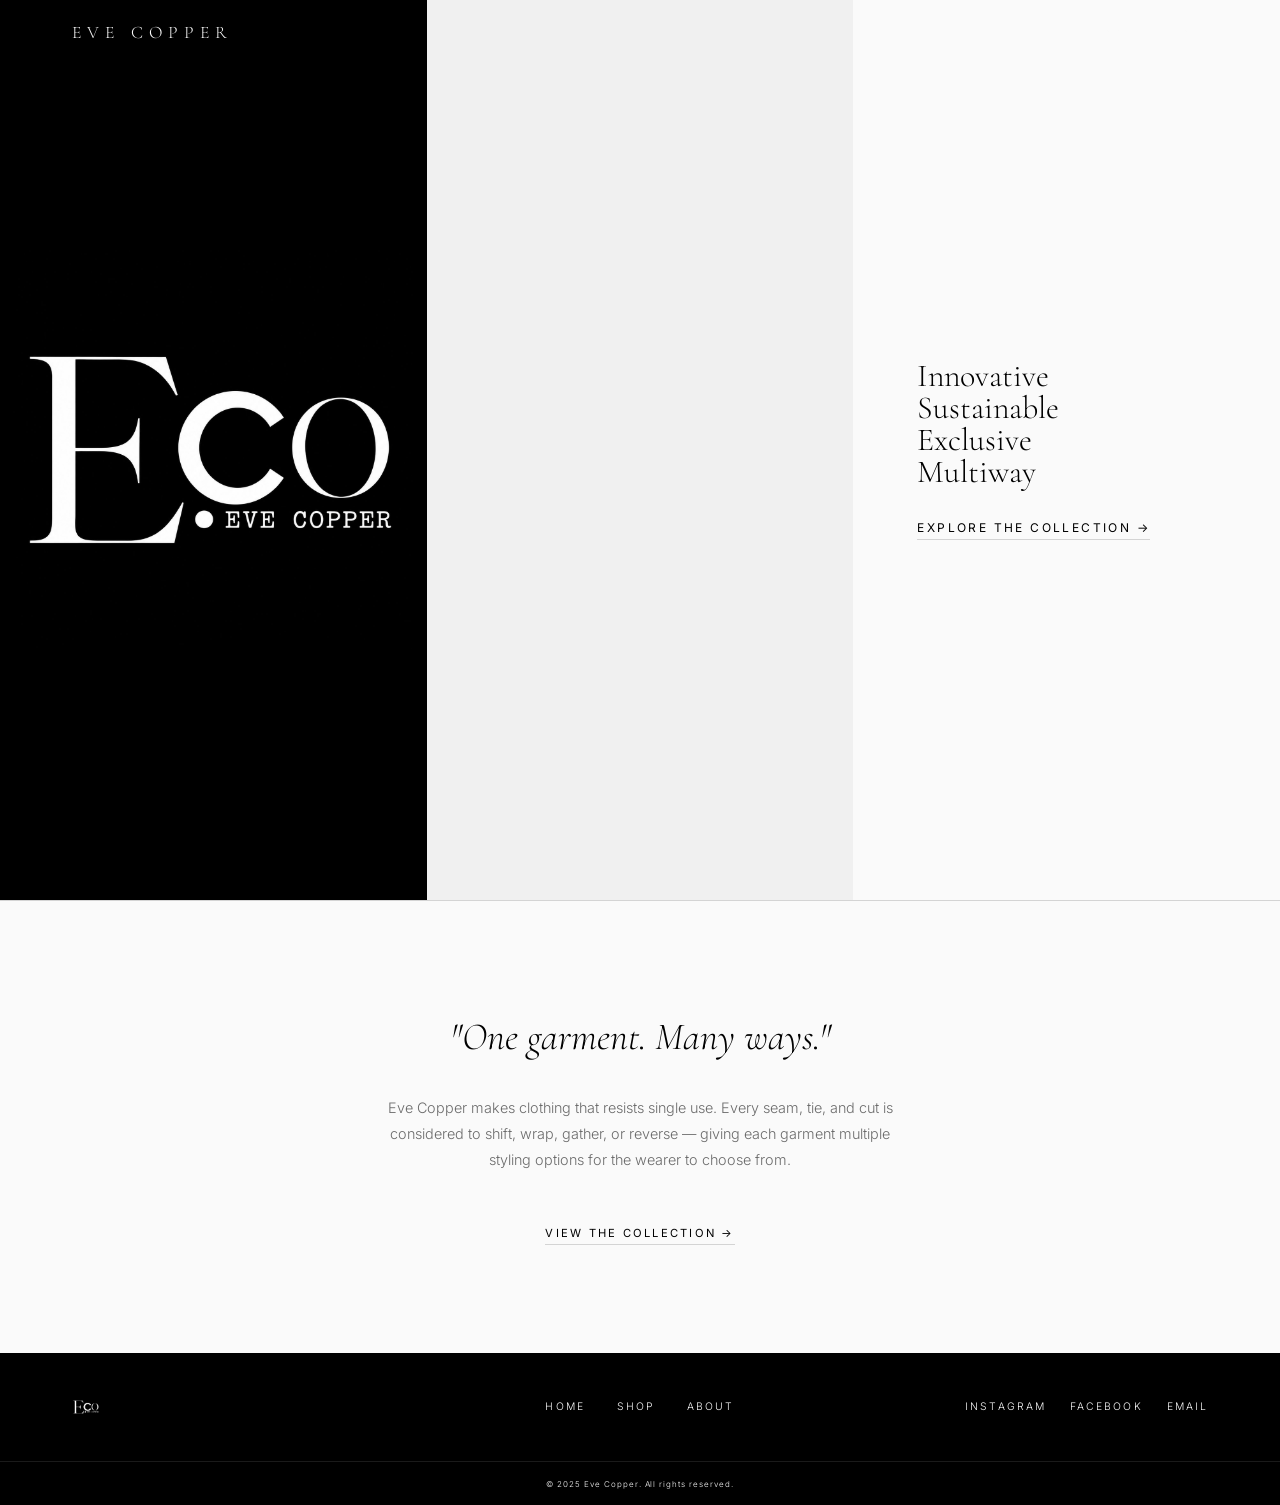
<file: index.html>
<!DOCTYPE html>
<html lang="en">
<head>
  <meta charset="UTF-8">
  <meta name="viewport" content="width=device-width, initial-scale=1.0">
  <meta name="description" content="Eve Copper — Multiwear fashion. Each piece designed to be worn multiple ways.">
  <title>Eve Copper</title>
  <link rel="preconnect" href="https://fonts.googleapis.com">
  <link rel="preconnect" href="https://fonts.gstatic.com" crossorigin>
  <link href="https://fonts.googleapis.com/css2?family=Cormorant+Garamond:ital,wght@0,300;0,400;0,500;1,300;1,400&family=Inter:wght@300;400;500&display=swap" rel="stylesheet">
  <link rel="icon" type="image/svg+xml" href="favicon.svg">
  <link rel="stylesheet" href="css/style.css">
</head>
<body>

  <header>
    <nav class="site-nav site-nav--transparent" aria-label="Main navigation">
      <div class="nav-inner">
        <a href="index.html" class="nav-logo">Eve Copper</a>
        <div class="nav-links">
          <a href="shop.html">Shop</a>
          <a href="about.html">About</a>
        </div>
      </div>
    </nav>
  </header>

  <main>

    <!-- Hero -->
    <section class="hero" aria-label="Hero">
      <div class="hero-image">
        <div class="hero-logo-overlay">
          <img src="images/logo-white.jpg" alt="Eve Copper">
        </div>
      </div>
      <div class="hero-portrait hero-portrait--slideshow" aria-label="Cleo garment collection">
        <img class="hero-portrait-slide" src="images/cat/cleo/IMG_6328.jpeg" alt="Cleo garment look 1" width="900" height="1200">
        <img class="hero-portrait-slide" src="images/cat/cleo/IMG_6303.jpeg" alt="Cleo garment look 2" width="900" height="1200">
        <img class="hero-portrait-slide" src="images/cat/cleo/IMG_6315.jpeg" alt="Cleo garment look 3" width="900" height="1200">
        <img class="hero-portrait-slide" src="images/cat/cleo/IMG_6322.jpeg" alt="Cleo garment look 4" width="900" height="1200">
        <img class="hero-portrait-slide" src="images/cat/cleo/IMG_6324.jpeg" alt="Cleo garment look 5" width="900" height="1200">
        <img class="hero-portrait-slide" src="images/cat/cleo/IMG_6311.jpeg" alt="Cleo garment look 6" width="900" height="1200">
        <img class="hero-portrait-slide" src="images/cat/cleo/IMG_6333.jpeg" alt="Cleo garment look 7" width="900" height="1200">
        <img class="hero-portrait-slide" src="images/cat/cleo/IMG_6346.jpeg" alt="Cleo garment look 8" width="900" height="1200">
        <img class="hero-portrait-slide" src="images/cat/cleo/IMG_6352.jpeg" alt="Cleo garment look 9" width="900" height="1200">
      </div>
      <div class="hero-text">
        <h1 class="hero-title">Innovative<br>Sustainable<br>Exclusive<br>Multiway</h1>
        <a href="shop.html" class="hero-cta">Explore the Collection →</a>
      </div>
    </section>

    <!-- Concept -->
    <section class="concept-section">
      <blockquote class="concept-quote">"One garment. Many ways."</blockquote>
      <p class="concept-body">Eve Copper makes clothing that resists single use. Every seam, tie, and cut is considered to shift, wrap, gather, or reverse — giving each garment multiple styling options for the wearer to choose from.</p>
      <a href="shop.html" class="concept-link">View the Collection →</a>
    </section>

  </main>

  <footer class="site-footer">
    <div class="footer-inner">
      <a href="index.html" class="footer-brand">
        <img src="images/logo-white.jpg" alt="Eve Copper">
      </a>
      <nav class="footer-nav" aria-label="Footer navigation">
        <a href="index.html">Home</a>
        <a href="shop.html">Shop</a>
        <a href="about.html">About</a>
      </nav>
      <nav class="footer-social" aria-label="Social and contact links">
        <a href="https://instagram.com/evecopper" target="_blank" rel="noopener noreferrer">Instagram</a>
        <a href="https://www.facebook.com/evecopper.co.uk" target="_blank" rel="noopener noreferrer">Facebook</a>
        <a href="mailto:evecopperjones@gmail.com">Email</a>
      </nav>
    </div>
    <div class="footer-legal">
      <small>© 2025 Eve Copper. All rights reserved.</small>
    </div>
  </footer>

</body>
</html>
</file>
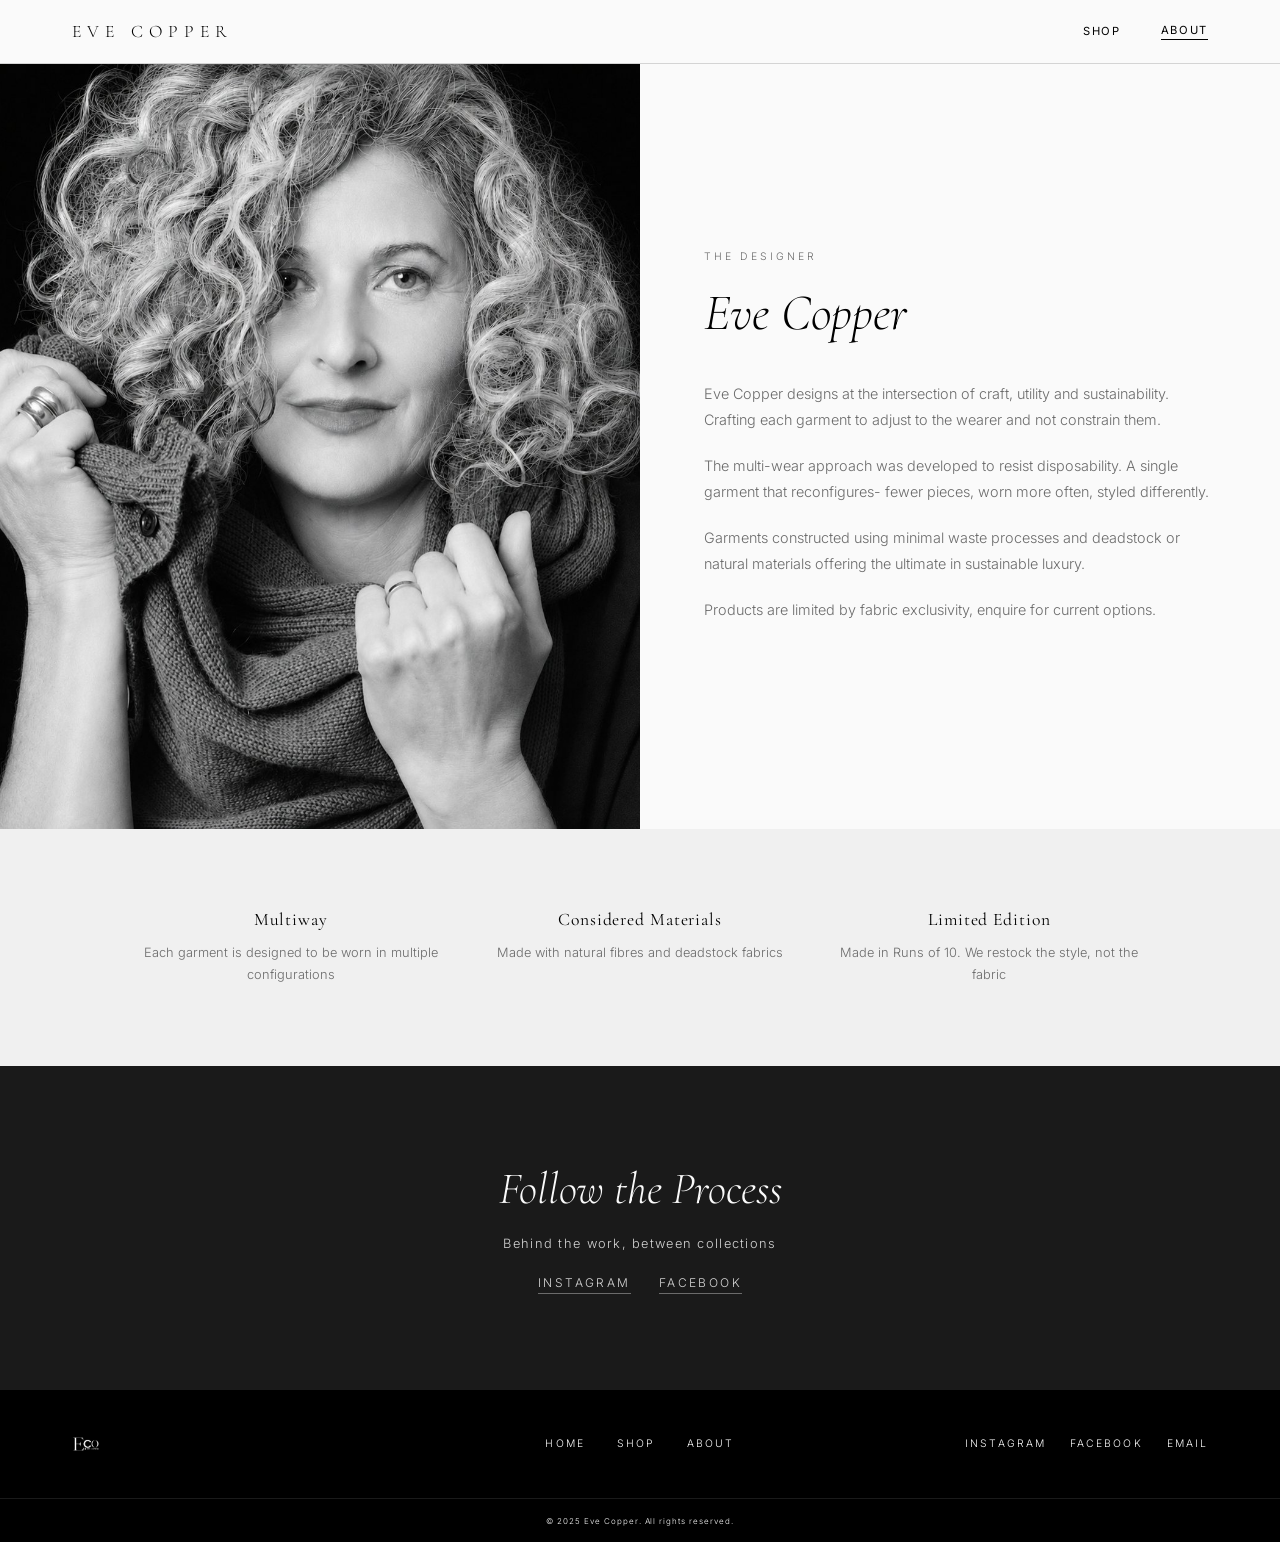
<file: about.html>
<!DOCTYPE html>
<html lang="en">
<head>
  <meta charset="UTF-8">
  <meta name="viewport" content="width=device-width, initial-scale=1.0">
  <meta name="description" content="About Eve Copper — the designer behind the multiwear label.">
  <title>About — Eve Copper</title>
  <link rel="preconnect" href="https://fonts.googleapis.com">
  <link rel="preconnect" href="https://fonts.gstatic.com" crossorigin>
  <link href="https://fonts.googleapis.com/css2?family=Cormorant+Garamond:ital,wght@0,300;0,400;0,500;1,300;1,400&family=Inter:wght@300;400;500&display=swap" rel="stylesheet">
  <link rel="icon" type="image/svg+xml" href="favicon.svg">
  <link rel="stylesheet" href="css/style.css">
</head>
<body>

  <header>
    <nav class="site-nav site-nav--solid" aria-label="Main navigation">
      <div class="nav-inner">
        <a href="index.html" class="nav-logo">Eve Copper</a>
        <div class="nav-links">
          <a href="shop.html">Shop</a>
          <a href="about.html" class="active">About</a>
        </div>
      </div>
    </nav>
  </header>

  <main>

    <!-- Portrait + Bio -->
    <section class="about-intro" aria-label="About Eve Copper">
      <div class="about-portrait">
        <img
          src="images/eve1.jpg"
          alt="Eve Copper, designer"
          width="700"
          height="900">
      </div>
      <div class="about-text">
        <p class="about-overline">The Designer</p>
        <h1 class="about-name">Eve Copper</h1>
        <p class="about-bio">Eve Copper designs at the intersection of craft, utility and sustainability. Crafting each garment to adjust to the wearer and not constrain them.</p>
        <p class="about-bio">The multi-wear approach was developed to resist disposability. A single garment that reconfigures- fewer pieces, worn more often, styled differently.</p>
        
        <p class="about-bio">Garments constructed using minimal waste processes and deadstock or natural materials offering the ultimate in sustainable luxury.</p>
          
        <p class="about-bio">Products are limited by fabric exclusivity, enquire for current options.</p>
      </div>
    </section>

    <!-- Values -->
    <section class="values-strip" aria-label="Values">
      <div class="values-grid">
        
        
        <div class="value-item">
          <h2 class="value-title">Multiway</h2>
          <p class="value-body">Each garment is designed to be worn in multiple configurations</p>
        </div>
        <div class="value-item">
          <h2 class="value-title">Considered Materials</h2>
          <p class="value-body">Made with natural fibres and deadstock fabrics</p>
        </div>
        <div class="value-item">
          <h2 class="value-title">Limited Edition</h2>
          <p class="value-body">Made in Runs of 10. We restock the style, not the fabric</p>
        </div>
      </div>
    </section>

    <!-- Instagram CTA -->
    <section class="social-cta" aria-label="Follow on social media">
      <h2 class="social-cta-heading">Follow the Process</h2>
      <p class="social-cta-sub">Behind the work, between collections</p>
      <div class="social-cta-links">
        <a href="https://instagram.com/evecopper" target="_blank" rel="noopener noreferrer" class="social-cta-link">Instagram</a>
        <a href="https://www.facebook.com/evecopper.co.uk" target="_blank" rel="noopener noreferrer" class="social-cta-link">Facebook</a>
      </div>
    </section>

  </main>

  <footer class="site-footer">
    <div class="footer-inner">
      <a href="index.html" class="footer-brand">
        <img src="images/logo-white.jpg" alt="Eve Copper">
      </a>
      <nav class="footer-nav" aria-label="Footer navigation">
        <a href="index.html">Home</a>
        <a href="shop.html">Shop</a>
        <a href="about.html">About</a>
      </nav>
      <nav class="footer-social" aria-label="Social and contact links">
        <a href="https://instagram.com/evecopper" target="_blank" rel="noopener noreferrer">Instagram</a>
        <a href="https://www.facebook.com/evecopper.co.uk" target="_blank" rel="noopener noreferrer">Facebook</a>
        <a href="mailto:evecopperjones@gmail.com">Email</a>
      </nav>
    </div>
    <div class="footer-legal">
      <small>© 2025 Eve Copper. All rights reserved.</small>
    </div>
  </footer>

</body>
</html>
</file>
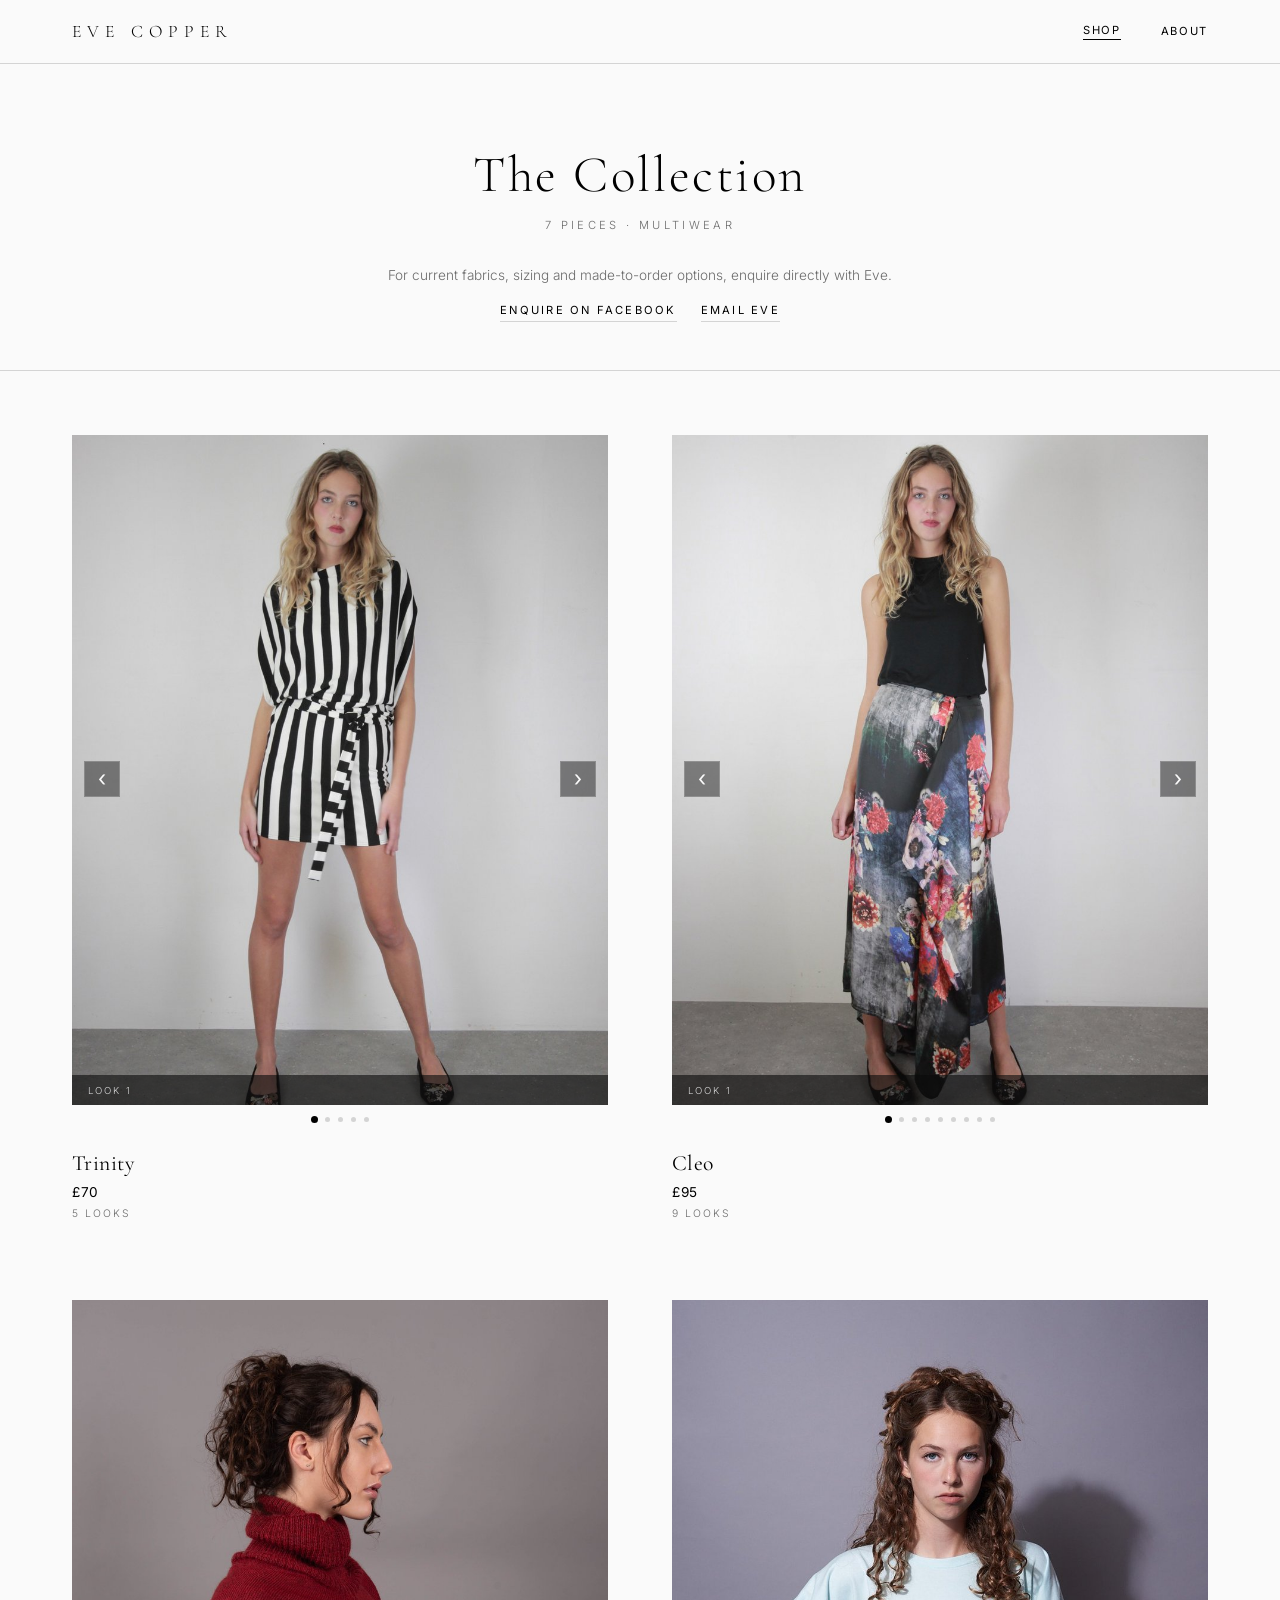
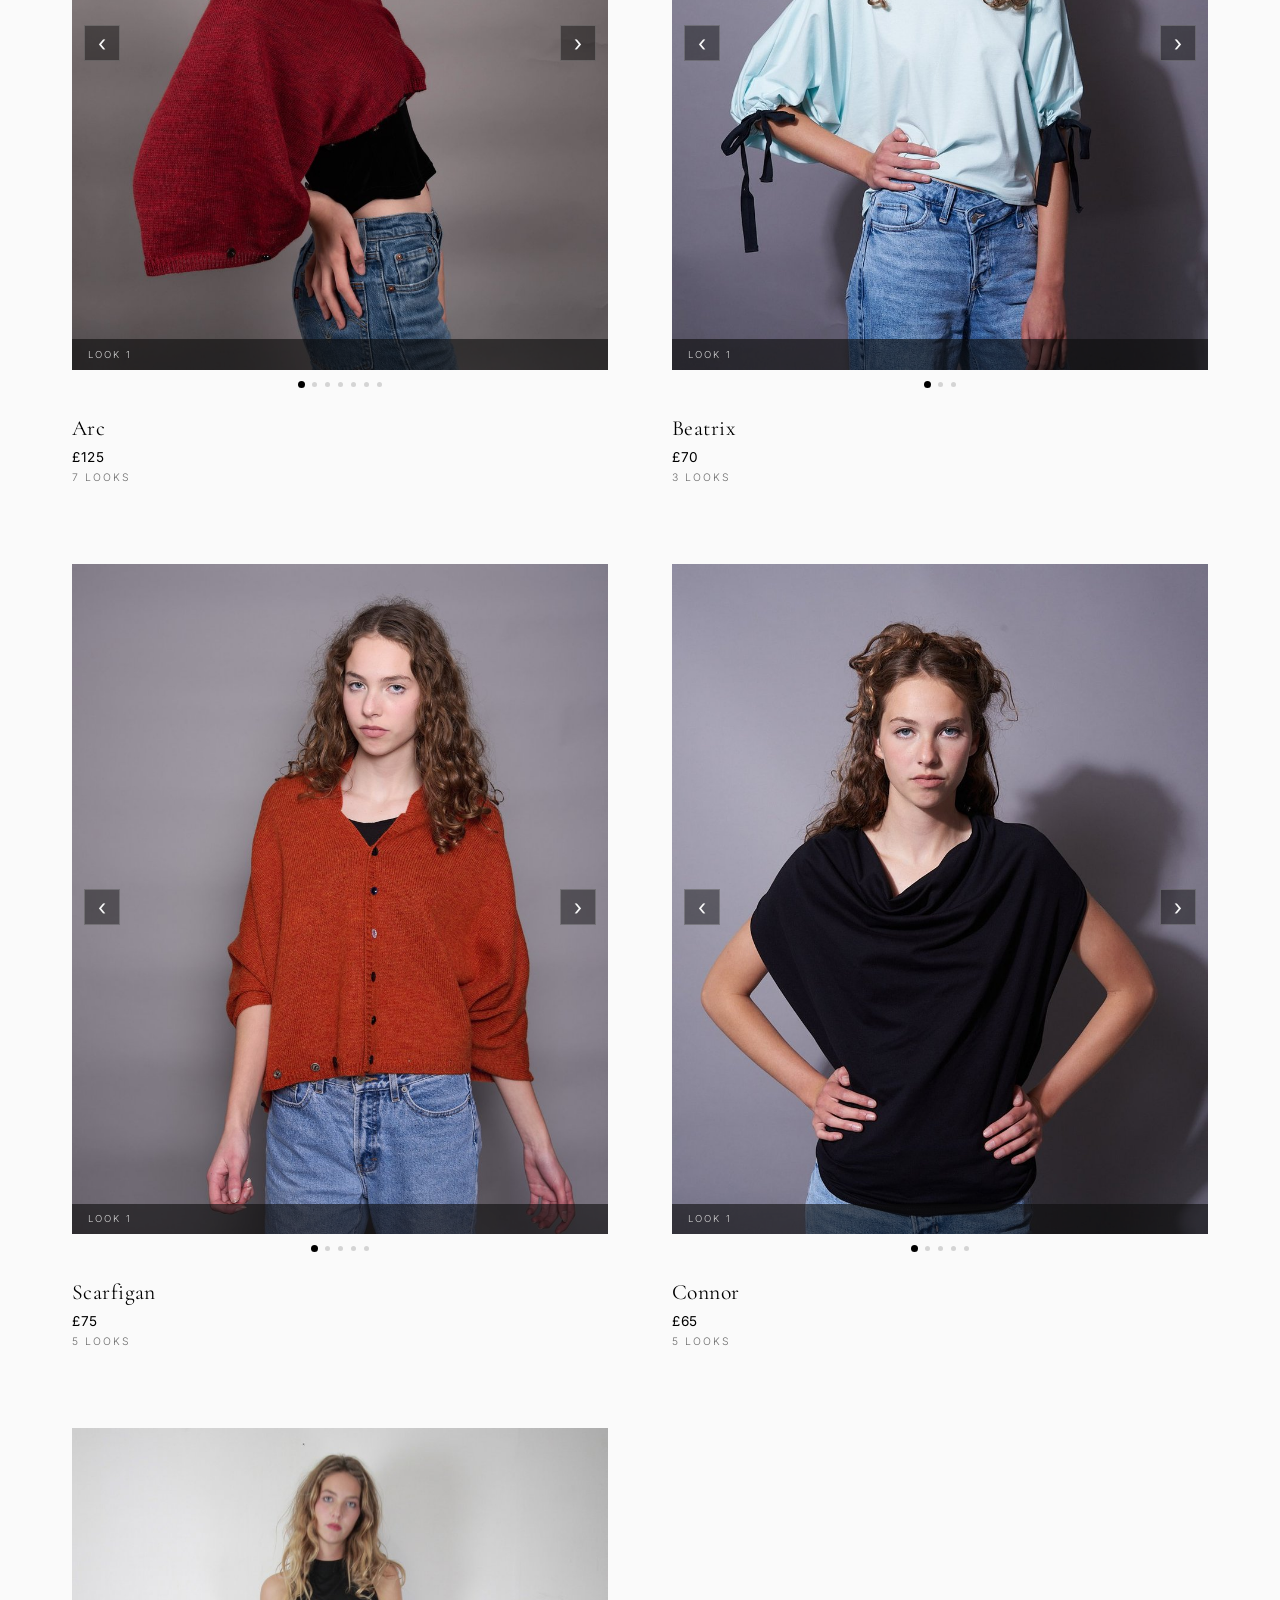
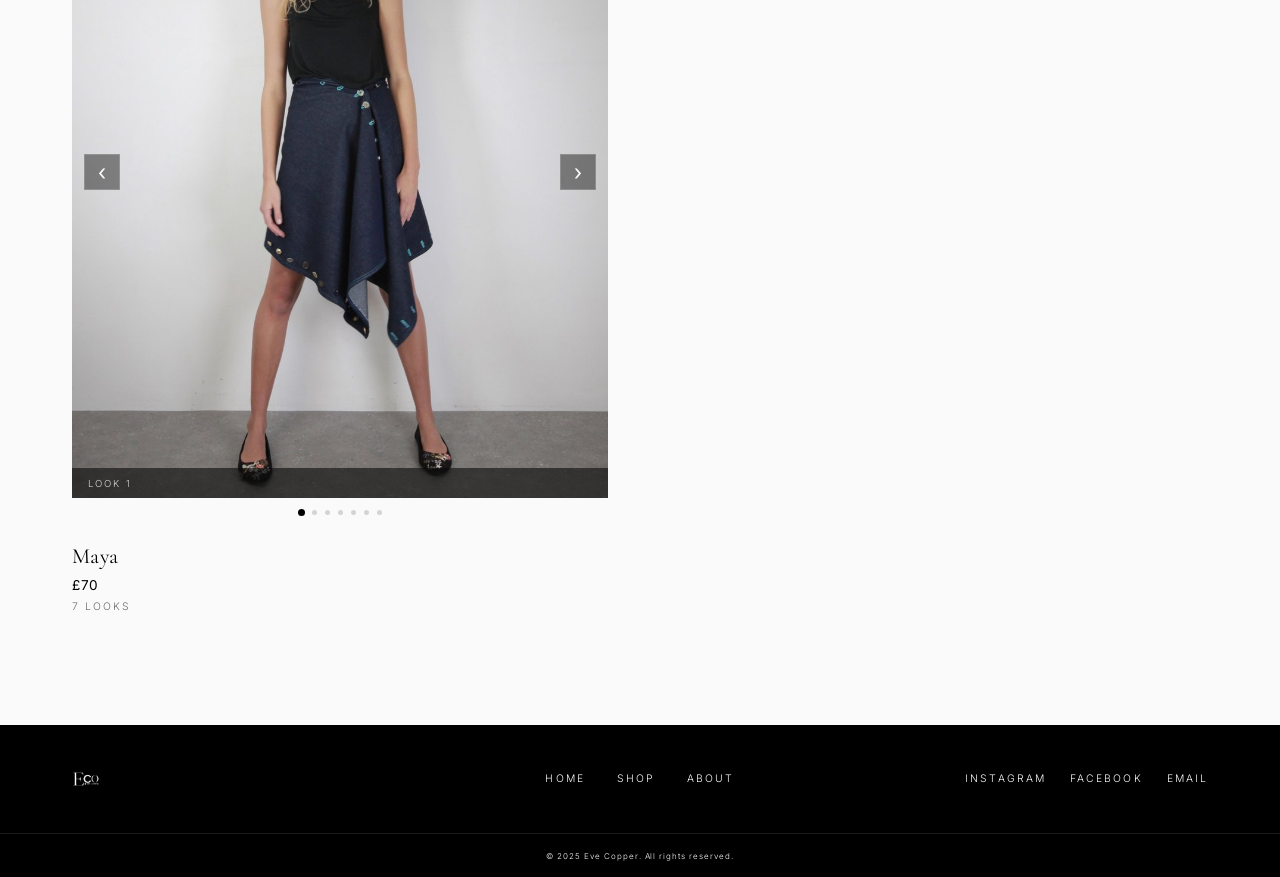
<file: shop.html>
<!DOCTYPE html>
<html lang="en">
<head>
  <meta charset="UTF-8">
  <meta name="viewport" content="width=device-width, initial-scale=1.0">
  <meta name="description" content="Eve Copper — The Collection. Seven multiwear pieces, each worn multiple ways.">
  <title>Shop — Eve Copper</title>
  <link rel="preconnect" href="https://fonts.googleapis.com">
  <link rel="preconnect" href="https://fonts.gstatic.com" crossorigin>
  <link href="https://fonts.googleapis.com/css2?family=Cormorant+Garamond:ital,wght@0,300;0,400;0,500;1,300;1,400&family=Inter:wght@300;400;500&display=swap" rel="stylesheet">
  <link rel="icon" type="image/svg+xml" href="favicon.svg">
  <link rel="stylesheet" href="css/style.css">
</head>
<body>

  <header>
    <nav class="site-nav site-nav--solid" aria-label="Main navigation">
      <div class="nav-inner">
        <a href="index.html" class="nav-logo">Eve Copper</a>
        <div class="nav-links">
          <a href="shop.html" class="active">Shop</a>
          <a href="about.html">About</a>
        </div>
      </div>
    </nav>
  </header>

  <main>

    <div class="shop-header">
      <h1 class="shop-title">The Collection</h1>
      <p class="shop-subtitle">7 Pieces &middot; Multiwear</p>
      <div class="shop-enquiry">
        <p class="shop-enquiry-text">For current fabrics, sizing and made-to-order options, enquire directly with Eve.</p>
        <div class="shop-enquiry-links">
          <a href="https://www.facebook.com/evecopper.co.uk" target="_blank" rel="noopener noreferrer" class="shop-enquiry-link">Enquire on Facebook</a>
          <a href="mailto:evecopperjones@gmail.com" class="shop-enquiry-link">Email Eve</a>
        </div>
      </div>
    </div>

    <div class="products-grid" id="products-grid" aria-label="Shop collection"></div>
  </main>

  <footer class="site-footer">
    <div class="footer-inner">
      <a href="index.html" class="footer-brand">
        <img src="images/logo-white.jpg" alt="Eve Copper">
      </a>
      <nav class="footer-nav" aria-label="Footer navigation">
        <a href="index.html">Home</a>
        <a href="shop.html">Shop</a>
        <a href="about.html">About</a>
      </nav>
      <nav class="footer-social" aria-label="Social and contact links">
        <a href="https://instagram.com/evecopper" target="_blank" rel="noopener noreferrer">Instagram</a>
        <a href="https://www.facebook.com/evecopper.co.uk" target="_blank" rel="noopener noreferrer">Facebook</a>
        <a href="mailto:evecopperjones@gmail.com">Email</a>
      </nav>
    </div>
    <div class="footer-legal">
      <small>© 2025 Eve Copper. All rights reserved.</small>
    </div>
  </footer>

  <script src="js/carousel.js?v=3" defer></script>
</body>
</html>
</file>
<file: css/style.css>
/* ========================
   1. CSS Custom Properties
   ======================== */
:root {
  --black:  #000000;
  --white:  #fafafa;
  --grey-1: #1a1a1a;
  --grey-2: #6b6b6b;
  --grey-3: #d4d4d4;
  --grey-4: #f0f0f0;
  --font-serif: 'Cormorant Garamond', Georgia, serif;
  --font-sans:  'Inter', system-ui, sans-serif;
}

/* ========================
   2. Reset & Base
   ======================== */
*, *::before, *::after {
  box-sizing: border-box;
}

body {
  margin: 0;
  font-family: var(--font-sans);
  font-weight: 300;
  color: var(--black);
  background: var(--white);
  -webkit-font-smoothing: antialiased;
}

img {
  max-width: 100%;
  display: block;
}

a {
  color: inherit;
  text-decoration: none;
}

ul, ol {
  list-style: none;
  margin: 0;
  padding: 0;
}

h1, h2, h3, h4, h5, h6 {
  margin: 0;
  font-weight: 300;
}

p {
  margin: 0;
}

button {
  cursor: pointer;
}

/* ========================
   3. Typography Scale
   ======================== */
/* Headings use serif; body uses sans. See component sections for specifics. */

/* ========================
   4. Utility Classes
   ======================== */
.visually-hidden {
  position: absolute;
  width: 1px;
  height: 1px;
  padding: 0;
  margin: -1px;
  overflow: hidden;
  clip: rect(0, 0, 0, 0);
  white-space: nowrap;
  border: 0;
}

/* ========================
   5. Navigation
   ======================== */
.site-nav {
  width: 100%;
  height: 4rem;
  z-index: 100;
}

.site-nav--transparent {
  position: absolute;
  top: 0;
  left: 0;
  color: var(--white);
}

.site-nav--solid {
  position: sticky;
  top: 0;
  background: var(--white);
  border-bottom: 1px solid var(--grey-3);
  color: var(--black);
}

.nav-inner {
  max-width: 1200px;
  margin: 0 auto;
  padding: 0 2rem;
  height: 100%;
  display: flex;
  justify-content: space-between;
  align-items: center;
}

.nav-logo {
  font-family: var(--font-serif);
  font-weight: 300;
  font-size: 1.1rem;
  letter-spacing: 0.35em;
  text-transform: uppercase;
  color: inherit;
}

.nav-links {
  display: flex;
  gap: 2.5rem;
  align-items: center;
}

.nav-links a {
  font-family: var(--font-sans);
  font-weight: 400;
  font-size: 0.7rem;
  letter-spacing: 0.15em;
  text-transform: uppercase;
  color: inherit;
  transition: opacity 0.2s ease;
  padding-bottom: 2px;
}

.nav-links a:hover {
  opacity: 0.6;
}

.nav-links a.active {
  border-bottom: 1px solid currentColor;
}

/* ========================
   6. Hero (index.html)
   ======================== */
.hero {
  display: grid;
  grid-template-columns: 1fr 1fr 1fr;
  height: 100vh;
  min-height: 600px;
}

.hero-portrait {
  position: relative;
  overflow: hidden;
  background: var(--white);
}

.hero-portrait img {
  width: 100%;
  height: 100%;
  object-fit: cover;
  object-position: center top;
  display: block;
}

.hero-portrait--slideshow {
  background: var(--grey-4);
}

.hero-portrait--slideshow .hero-portrait-slide {
  position: absolute;
  inset: 0;
  opacity: 0;
  animation: heroPortraitFade 54s ease-in-out infinite;
}

.hero-portrait--slideshow .hero-portrait-slide:nth-child(1) {
  animation-delay: 0s;
}

.hero-portrait--slideshow .hero-portrait-slide:nth-child(2) {
  animation-delay: -48s;
}

.hero-portrait--slideshow .hero-portrait-slide:nth-child(3) {
  animation-delay: -42s;
}

.hero-portrait--slideshow .hero-portrait-slide:nth-child(4) {
  animation-delay: -36s;
}

.hero-portrait--slideshow .hero-portrait-slide:nth-child(5) {
  animation-delay: -30s;
}

.hero-portrait--slideshow .hero-portrait-slide:nth-child(6) {
  animation-delay: -24s;
}

.hero-portrait--slideshow .hero-portrait-slide:nth-child(7) {
  animation-delay: -18s;
}

.hero-portrait--slideshow .hero-portrait-slide:nth-child(8) {
  animation-delay: -12s;
}

.hero-portrait--slideshow .hero-portrait-slide:nth-child(9) {
  animation-delay: -6s;
}

.hero-image {
  position: relative;
  overflow: hidden;
  background: var(--black);
}

.hero-image img {
  width: 100%;
  height: 100%;
  object-fit: cover;
}

.hero-logo-overlay {
  position: absolute;
  inset: 0;
  display: flex;
  align-items: center;
  justify-content: center;
  pointer-events: none;
}

.hero-logo-overlay img {
  height: 25rem;
  width: auto;
  object-fit: contain;
}

.hero-text {
  display: flex;
  flex-direction: column;
  justify-content: center;
  padding: 4rem;
  background: var(--white);
}

.hero-overline {
  font-family: var(--font-sans);
  font-weight: 300;
  font-size: 0.65rem;
  letter-spacing: 0.3em;
  text-transform: uppercase;
  color: var(--grey-2);
  margin-bottom: 1.5rem;
}

.hero-title {
  font-family: var(--font-serif);
  font-weight: 300;
  font-style: normal;
  font-size: clamp(2rem, 2.5vw, 3rem);
  line-height: 1.0;
  color: var(--black);
  margin-bottom: 2rem;
}

.hero-body {
  font-family: var(--font-sans);
  font-weight: 300;
  font-size: 0.95rem;
  line-height: 1.7;
  color: var(--grey-2);
  max-width: 340px;
  margin-bottom: 3rem;
}

.hero-cta {
  display: inline-flex;
  align-items: center;
  gap: 0.5rem;
  font-family: var(--font-sans);
  font-weight: 400;
  font-size: 0.75rem;
  letter-spacing: 0.2em;
  text-transform: uppercase;
  color: var(--black);
  border-bottom: 1px solid var(--grey-3);
  padding-bottom: 0.25rem;
  transition: border-color 0.2s ease, gap 0.2s ease;
  align-self: flex-start;
}

.hero-cta:hover {
  border-color: var(--black);
  gap: 0.75rem;
}

@keyframes heroPortraitFade {
  0%,
  7% {
    opacity: 1;
  }

  11%,
  96% {
    opacity: 0;
  }

  100% {
    opacity: 1;
  }
}

@media (prefers-reduced-motion: reduce) {
  .hero-portrait--slideshow .hero-portrait-slide {
    animation: none;
  }

  .hero-portrait--slideshow .hero-portrait-slide:first-child {
    opacity: 1;
  }
}

/* ========================
   7. Home: Concept Section
   ======================== */
.concept-section {
  padding: 7rem 2rem;
  text-align: center;
  border-top: 1px solid var(--grey-3);
}

.concept-quote {
  font-family: var(--font-serif);
  font-weight: 300;
  font-style: italic;
  font-size: clamp(1.8rem, 3vw, 2.8rem);
  line-height: 1.3;
  color: var(--black);
  margin: 0 0 2rem;
}

.concept-body {
  font-family: var(--font-sans);
  font-weight: 300;
  font-size: 0.9rem;
  line-height: 1.8;
  color: var(--grey-2);
  max-width: 520px;
  margin: 0 auto 3rem;
}

.concept-link {
  font-family: var(--font-sans);
  font-weight: 400;
  font-size: 0.7rem;
  letter-spacing: 0.2em;
  text-transform: uppercase;
  color: var(--black);
  border-bottom: 1px solid var(--grey-3);
  padding-bottom: 0.25rem;
  transition: border-color 0.2s ease;
}

.concept-link:hover {
  border-color: var(--black);
}

/* ========================
   8. Home: Preview Strip
   ======================== */
/* REMOVED */

/* ========================
   9. Shop Page
   ======================== */
.shop-header {
  text-align: center;
  padding: 5rem 2rem 3rem;
  border-bottom: 1px solid var(--grey-3);
  margin-bottom: 4rem;
}

.shop-title {
  font-family: var(--font-serif);
  font-weight: 300;
  font-size: clamp(2.5rem, 4vw, 3.5rem);
  letter-spacing: 0.05em;
  margin-bottom: 0.75rem;
}

.shop-subtitle {
  font-family: var(--font-sans);
  font-weight: 300;
  font-size: 0.7rem;
  letter-spacing: 0.3em;
  text-transform: uppercase;
  color: var(--grey-2);
}

.shop-enquiry {
  max-width: 520px;
  margin: 2rem auto 0;
}

.shop-enquiry-text {
  font-family: var(--font-sans);
  font-weight: 300;
  font-size: 0.85rem;
  line-height: 1.7;
  color: var(--grey-2);
  margin-bottom: 1rem;
}

.shop-enquiry-links {
  display: flex;
  justify-content: center;
  flex-wrap: wrap;
  gap: 0.9rem 1.5rem;
}

.shop-enquiry-link {
  display: inline-block;
  font-family: var(--font-sans);
  font-weight: 400;
  font-size: 0.7rem;
  letter-spacing: 0.2em;
  text-transform: uppercase;
  color: var(--black);
  border-bottom: 1px solid var(--grey-3);
  padding-bottom: 0.25rem;
  transition: border-color 0.2s ease;
}

.shop-enquiry-link:hover {
  border-color: var(--black);
}

.products-grid {
  display: grid;
  grid-template-columns: repeat(2, 1fr);
  gap: 5rem 4rem;
  max-width: 1200px;
  margin: 0 auto;
  padding: 0 2rem 7rem;
}

/* ========================
   10. Carousel Component
   ======================== */
.product-carousel {
  position: relative;
  margin-bottom: 1.5rem;
}

.carousel-track-container {
  position: relative;
  aspect-ratio: 4 / 5;
  overflow: hidden;
  background: var(--grey-1);
}

.carousel-track {
  height: 100%;
}

.carousel-slide {
  position: absolute;
  inset: 0;
  opacity: 0;
  transition: opacity 0.45s ease;
  pointer-events: none;
}

.carousel-slide.active {
  opacity: 1;
  pointer-events: auto;
}

.carousel-slide img {
  width: 100%;
  height: 100%;
  object-fit: cover;
  display: block;
}

.slide-label {
  position: absolute;
  bottom: 0;
  left: 0;
  right: 0;
  background: rgba(10, 10, 10, 0.6);
  color: var(--grey-3);
  font-family: var(--font-sans);
  font-size: 0.6rem;
  font-weight: 300;
  letter-spacing: 0.2em;
  text-transform: uppercase;
  padding: 0.6rem 1rem;
  pointer-events: none;
}

.carousel-controls {
  position: absolute;
  top: 50%;
  left: 0;
  right: 0;
  transform: translateY(-50%);
  display: flex;
  justify-content: space-between;
  padding: 0 0.75rem;
  pointer-events: none;
  z-index: 5;
}

.carousel-btn {
  pointer-events: auto;
  background: rgba(10, 10, 10, 0.45);
  border: 1px solid rgba(212, 212, 212, 0.25);
  color: var(--white);
  width: 2.25rem;
  height: 2.25rem;
  border-radius: 0;
  font-size: 1.4rem;
  line-height: 1;
  cursor: pointer;
  display: flex;
  align-items: center;
  justify-content: center;
  transition: background 0.2s ease, border-color 0.2s ease;
  font-family: var(--font-sans);
}

.carousel-btn:hover,
.carousel-btn:focus-visible {
  background: rgba(10, 10, 10, 0.85);
  border-color: rgba(212, 212, 212, 0.6);
  outline: none;
}

.carousel-dots {
  display: flex;
  gap: 0.5rem;
  justify-content: center;
  padding: 0.75rem 0 0;
}

.carousel-dot {
  width: 5px;
  height: 5px;
  border-radius: 50%;
  background: var(--grey-3);
  border: none;
  cursor: pointer;
  padding: 0;
  transition: background 0.2s ease, transform 0.2s ease;
}

.carousel-dot.active {
  background: var(--black);
  transform: scale(1.4);
}

.carousel-dot:focus-visible {
  outline: 2px solid var(--black);
  outline-offset: 3px;
}

/* ========================
   Product Info
   ======================== */
.product-info {
  padding-top: 0.25rem;
}

.product-name {
  font-family: var(--font-serif);
  font-weight: 400;
  font-size: 1.35rem;
  letter-spacing: 0.02em;
  margin-bottom: 0.5rem;
}

.product-tagline {
  font-family: var(--font-sans);
  font-weight: 300;
  font-size: 0.8rem;
  line-height: 1.65;
  color: var(--grey-2);
  margin-bottom: 0.75rem;
}

.product-price {
  font-family: var(--font-sans);
  font-weight: 400;
  font-size: 0.85rem;
  letter-spacing: 0.05em;
  color: var(--black);
  margin-bottom: 0.4rem;
}

.product-looks-label {
  font-family: var(--font-sans);
  font-weight: 300;
  font-size: 0.65rem;
  letter-spacing: 0.2em;
  text-transform: uppercase;
  color: var(--grey-2);
}

/* ========================
   11. About Page
   ======================== */
.about-intro {
  display: grid;
  grid-template-columns: 1fr 1fr;
  min-height: 85vh;
}

.about-portrait {
  overflow: hidden;
  background: var(--grey-1);
}

.about-portrait img {
  width: 100%;
  height: 100%;
  object-fit: cover;
}

.about-text {
  display: flex;
  flex-direction: column;
  justify-content: center;
  padding: 5rem 4rem;
}

.about-overline {
  font-family: var(--font-sans);
  font-weight: 300;
  font-size: 0.65rem;
  letter-spacing: 0.3em;
  text-transform: uppercase;
  color: var(--grey-2);
  margin-bottom: 1.5rem;
}

.about-name {
  font-family: var(--font-serif);
  font-weight: 300;
  font-style: italic;
  font-size: clamp(3rem, 4vw, 4.5rem);
  line-height: 1.05;
  margin-bottom: 2.5rem;
}

.about-bio {
  font-family: var(--font-sans);
  font-weight: 300;
  font-size: 0.9rem;
  line-height: 1.8;
  color: var(--grey-2);
  margin-bottom: 1.25rem;
}

.values-strip {
  background: var(--grey-4);
  padding: 5rem 2rem;
}

.values-grid {
  display: grid;
  grid-template-columns: repeat(3, 1fr);
  gap: 3rem;
  max-width: 1000px;
  margin: 0 auto;
  text-align: center;
}

.value-title {
  font-family: var(--font-serif);
  font-weight: 400;
  font-size: 1.1rem;
  letter-spacing: 0.05em;
  margin-bottom: 0.75rem;
}

.value-body {
  font-family: var(--font-sans);
  font-weight: 300;
  font-size: 0.8rem;
  line-height: 1.7;
  color: var(--grey-2);
}

.social-cta {
  background: var(--grey-1);
  color: var(--white);
  text-align: center;
  padding: 6rem 2rem;
}

.social-cta-heading {
  font-family: var(--font-serif);
  font-weight: 300;
  font-style: italic;
  font-size: clamp(2rem, 3.5vw, 2.8rem);
  margin-bottom: 1.25rem;
}

.social-cta-sub {
  font-family: var(--font-sans);
  font-weight: 300;
  font-size: 0.8rem;
  letter-spacing: 0.1em;
  color: var(--grey-3);
  margin-bottom: 1.5rem;
}

.social-cta-links {
  display: flex;
  justify-content: center;
  flex-wrap: wrap;
  gap: 1rem 1.75rem;
}

.social-cta-link {
  display: inline-block;
  font-family: var(--font-sans);
  font-weight: 300;
  font-size: 0.75rem;
  letter-spacing: 0.2em;
  text-transform: uppercase;
  color: var(--grey-3);
  border-bottom: 1px solid var(--grey-2);
  padding-bottom: 0.2rem;
  transition: color 0.2s ease, border-color 0.2s ease;
}

.social-cta-link:hover {
  color: var(--white);
  border-color: var(--white);
}

/* ========================
   12. Footer
   ======================== */
.site-footer {
  background: var(--black);
  color: var(--white);
}

.footer-inner {
  max-width: 1200px;
  margin: 0 auto;
  padding: 2.5rem 2rem;
  display: grid;
  grid-template-columns: 1fr auto 1fr;
  align-items: center;
}

.footer-brand {
  display: flex;
  align-items: center;
  justify-self: start;
}

.footer-brand img {
  height: 1.75rem;
  width: auto;
  display: block;
  object-fit: contain;
}

.footer-nav {
  display: flex;
  gap: 2rem;
  justify-self: center;
}

.footer-social {
  display: flex;
  gap: 1.5rem;
  justify-self: end;
}

.footer-nav a,
.footer-social a {
  font-family: var(--font-sans);
  font-weight: 300;
  font-size: 0.65rem;
  letter-spacing: 0.2em;
  text-transform: uppercase;
  color: var(--white);
  transition: color 0.2s ease;
}

.footer-nav a:hover,
.footer-social a:hover {
  color: var(--white);
}

.footer-legal {
  border-top: 1px solid var(--grey-1);
  text-align: center;
  padding: 1rem 2rem;
  font-family: var(--font-sans);
  font-weight: 300;
  font-size: 0.6rem;
  letter-spacing: 0.1em;
  color: var(--white);
}

/* ========================
   13. Responsive Breakpoints
   ======================== */
@media (max-width: 768px) {
  /* Hero */
  .hero {
    grid-template-columns: 1fr;
    height: auto;
  }

  .hero-image {
    height: 60vh;
  }

  .hero-logo-overlay img {
    width: 60%;
    height: auto;
  }

  .hero-text {
    padding: 3rem 1.5rem;
    text-align: center;
    align-items: center;
  }

  .hero-cta {
    align-self: auto;
  }

  .hero-body {
    max-width: 100%;
  }

  .hero-portrait {
    height: 70vw;
    max-height: 480px;
  }

  .hero-portrait--slideshow {
    aspect-ratio: 2 / 3;
    height: auto;
    max-height: none;
  }

  .hero-portrait--slideshow .hero-portrait-slide {
    object-fit: cover;
    object-position: center;
  }

  /* Home preview */
  .preview-grid {
    grid-template-columns: 1fr 1fr;
    gap: 1rem;
  }

  /* About */
  .about-intro {
    grid-template-columns: 1fr;
    min-height: auto;
  }

  .about-portrait {
    height: 65vw;
    min-height: 300px;
  }

  .about-text {
    padding: 3rem 1.5rem;
  }

  .values-grid {
    grid-template-columns: 1fr;
    gap: 2.5rem;
  }

  /* Shop */
  .products-grid {
    grid-template-columns: 1fr;
    gap: 4rem;
    padding: 0 1.5rem 5rem;
  }

  /* Footer */
  .footer-inner {
    display: flex;
    flex-direction: column;
    gap: 1.5rem;
    text-align: center;
  }

  .footer-nav {
    gap: 1.5rem;
  }

  .footer-social {
    justify-content: center;
    flex-wrap: wrap;
    gap: 1rem 1.5rem;
  }
}

@media (max-width: 480px) {
  .nav-logo {
    font-size: 0.9rem;
  }

  .nav-links a {
    font-size: 0.65rem;
  }

  .hero-text {
    padding: 2.5rem 1.25rem;
  }

  .concept-section {
    padding: 4rem 1.25rem;
  }

  .preview-strip {
    padding: 0 1.25rem 4rem;
  }

  .preview-grid {
    grid-template-columns: 1fr;
    max-width: 340px;
    margin-left: auto;
    margin-right: auto;
  }

  .shop-header {
    padding: 3rem 1.25rem 2rem;
  }

  .products-grid {
    padding: 0 1.25rem 4rem;
    gap: 3rem;
  }

  .about-text {
    padding: 2.5rem 1.25rem;
  }

  .values-strip {
    padding: 3.5rem 1.25rem;
  }
}
</file>
